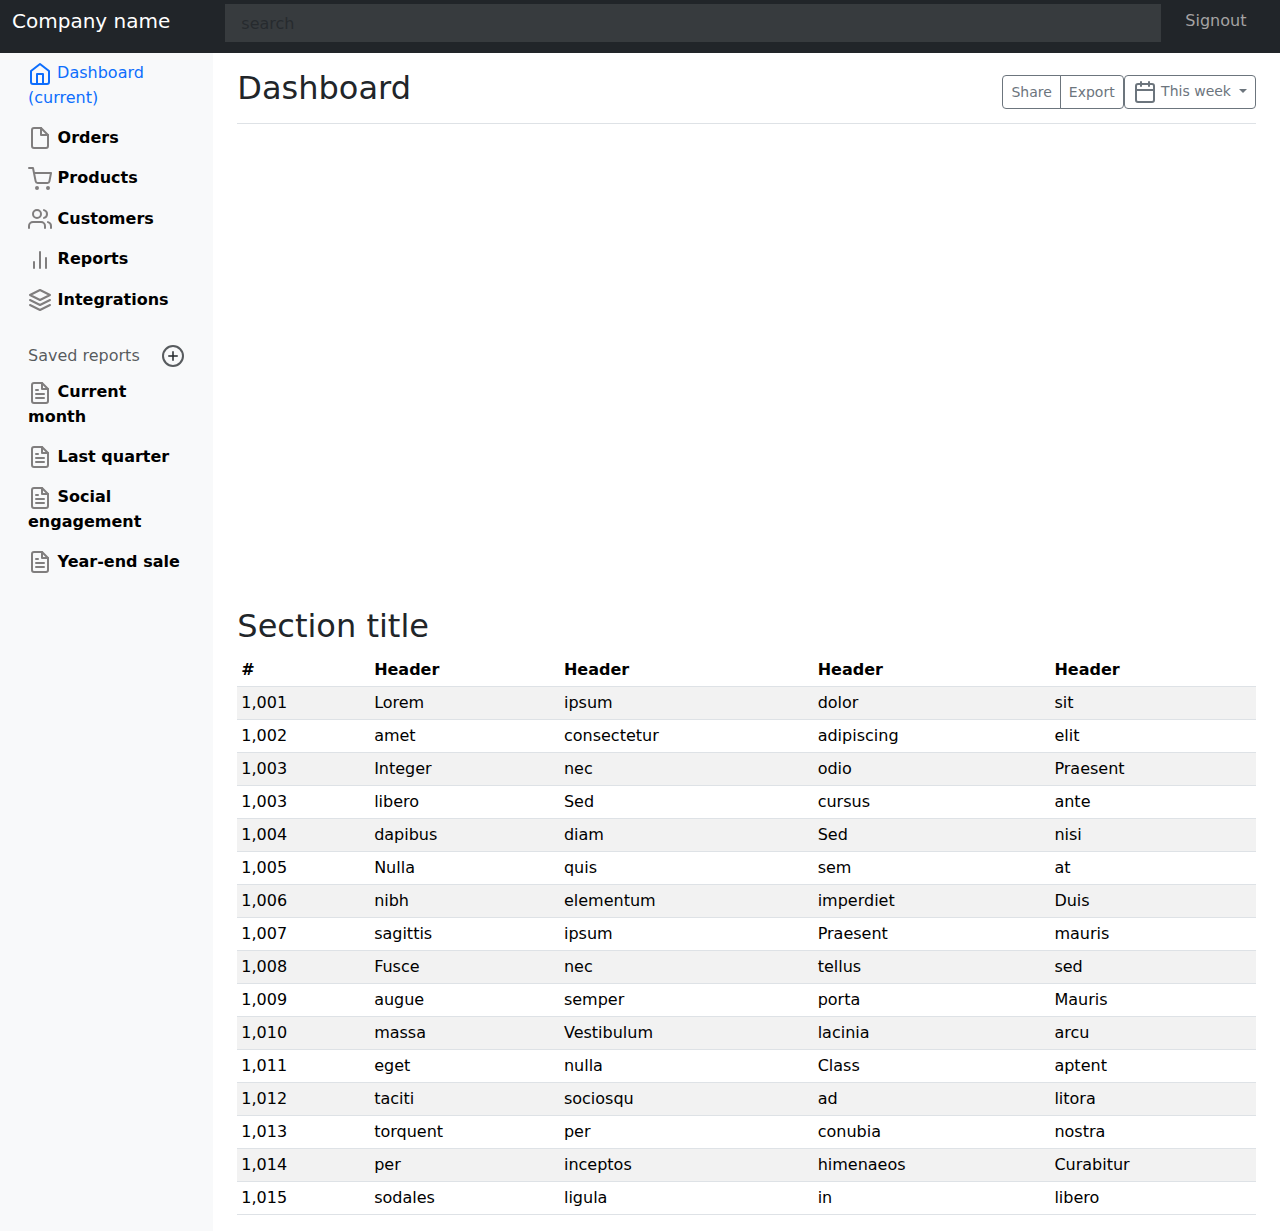
<file: index.html>
<!DOCTYPE html>
<html lang="en">
<head>
    <meta charset="UTF-8">
    <meta name="viewport" content="width=device-width, initial-scale=1.0">
    <title>Dashborard - Bootstrap</title>
    <link rel="icon" href="[data-uri]">
    <link rel="stylesheet" href="https://cdn.jsdelivr.net/npm/bootstrap@5.3.2/dist/css/bootstrap.min.css">
    <link rel="stylesheet" href="https://cdn.jsdelivr.net/npm/bootstrap-icons@1.11.3/font/bootstrap-icons.min.css">
    <link rel="stylesheet" href="style.css">
</head>
<body>
    <div class="container-fluid" id="dashboard-section">
        <div class="row bg-dark pt-1 pb-1">
            <div class="col-md-2 company-name">
                <h5><a href="#">Company name</a></h5>
            </div>
            <div class="col-md-9">
                <input type="text" type="search" placeholder="search" aria-label="search" class="form-control form-control-dark">
            </div>
            <div class="col-md-1">
                <p class="signout">Signout</p>
            </div>
        </div>
    </div>
    <div class="container-fluid">
        <div class="row">
          <nav class="col-md-2 d-none d-md-block bg-light sidebar">
            <div class="sidebar-sticky">
              <ul class="nav flex-column">
                <li class="nav-item">
                  <a class="nav-link active" href="#dashboard-section" target="_blank">
                    <svg xmlns="http://www.w3.org/2000/svg" width="24" height="24" viewBox="0 0 24 24" fill="none" stroke="currentColor" stroke-width="2" stroke-linecap="round" stroke-linejoin="round" class="feather feather-home"><path d="M3 9l9-7 9 7v11a2 2 0 0 1-2 2H5a2 2 0 0 1-2-2z"></path><polyline points="9 22 9 12 15 12 15 22"></polyline></svg>
                    Dashboard <span class="sr-only">(current)</span>
                  </a>
                </li>
                <li class="nav-item side-navs">
                  <a class="nav-link" href="#">
                    <svg xmlns="http://www.w3.org/2000/svg" width="24" height="24" viewBox="0 0 24 24" fill="none" stroke="currentColor" stroke-width="2" stroke-linecap="round" stroke-linejoin="round" class="feather feather-file"><path d="M13 2H6a2 2 0 0 0-2 2v16a2 2 0 0 0 2 2h12a2 2 0 0 0 2-2V9z"></path><polyline points="13 2 13 9 20 9"></polyline></svg>
                    Orders
                  </a>
                </li>
                <li class="nav-item side-navs">
                  <a class="nav-link" href="#product-section" target="_blank">
                    <svg xmlns="http://www.w3.org/2000/svg" width="24" height="24" viewBox="0 0 24 24" fill="none" stroke="currentColor" stroke-width="2" stroke-linecap="round" stroke-linejoin="round" class="feather feather-shopping-cart "><circle cx="9" cy="21" r="1"></circle><circle cx="20" cy="21" r="1"></circle><path d="M1 1h4l2.68 13.39a2 2 0 0 0 2 1.61h9.72a2 2 0 0 0 2-1.61L23 6H6"></path></svg>
                    Products
                  </a>
                </li>
                <li class="nav-item side-navs">
                  <a class="nav-link" href="#">
                    <svg xmlns="http://www.w3.org/2000/svg" width="24" height="24" viewBox="0 0 24 24" fill="none" stroke="currentColor" stroke-width="2" stroke-linecap="round" stroke-linejoin="round" class="feather feather-users"><path d="M17 21v-2a4 4 0 0 0-4-4H5a4 4 0 0 0-4 4v2"></path><circle cx="9" cy="7" r="4"></circle><path d="M23 21v-2a4 4 0 0 0-3-3.87"></path><path d="M16 3.13a4 4 0 0 1 0 7.75"></path></svg>
                    Customers
                  </a>
                </li>
                <li class="nav-item side-navs">
                  <a class="nav-link" href="#">
                    <svg xmlns="http://www.w3.org/2000/svg" width="24" height="24" viewBox="0 0 24 24" fill="none" stroke="currentColor" stroke-width="2" stroke-linecap="round" stroke-linejoin="round" class="feather feather-bar-chart-2"><line x1="18" y1="20" x2="18" y2="10"></line><line x1="12" y1="20" x2="12" y2="4"></line><line x1="6" y1="20" x2="6" y2="14"></line></svg>
                    Reports
                  </a>
                </li>
                <li class="nav-item side-navs">
                  <a class="nav-link" href="#">
                    <svg xmlns="http://www.w3.org/2000/svg" width="24" height="24" viewBox="0 0 24 24" fill="none" stroke="currentColor" stroke-width="2" stroke-linecap="round" stroke-linejoin="round" class="feather feather-layers"><polygon points="12 2 2 7 12 12 22 7 12 2"></polygon><polyline points="2 17 12 22 22 17"></polyline><polyline points="2 12 12 17 22 12"></polyline></svg>
                    Integrations
                  </a>
                </li>
              </ul>
      
              <h6 class="sidebar-heading d-flex justify-content-between align-items-center px-3 mt-4 mb-1 text-muted">
                <span>Saved reports</span>
                <a class="d-flex align-items-center text-muted" href="#">
                  <svg xmlns="http://www.w3.org/2000/svg" width="24" height="24" viewBox="0 0 24 24" fill="none" stroke="currentColor" stroke-width="2" stroke-linecap="round" stroke-linejoin="round" class="feather feather-plus-circle"><circle cx="12" cy="12" r="10"></circle><line x1="12" y1="8" x2="12" y2="16"></line><line x1="8" y1="12" x2="16" y2="12"></line></svg>
                </a>
              </h6>
              <ul class="nav flex-column mb-2">
                <li class="nav-item side-navs">
                  <a class="nav-link" href="#">
                    <svg xmlns="http://www.w3.org/2000/svg" width="24" height="24" viewBox="0 0 24 24" fill="none" stroke="currentColor" stroke-width="2" stroke-linecap="round" stroke-linejoin="round" class="feather feather-file-text"><path d="M14 2H6a2 2 0 0 0-2 2v16a2 2 0 0 0 2 2h12a2 2 0 0 0 2-2V8z"></path><polyline points="14 2 14 8 20 8"></polyline><line x1="16" y1="13" x2="8" y2="13"></line><line x1="16" y1="17" x2="8" y2="17"></line><polyline points="10 9 9 9 8 9"></polyline></svg>
                    Current month
                  </a>
                </li>
                <li class="nav-item side-navs">
                  <a class="nav-link" href="#">
                    <svg xmlns="http://www.w3.org/2000/svg" width="24" height="24" viewBox="0 0 24 24" fill="none" stroke="currentColor" stroke-width="2" stroke-linecap="round" stroke-linejoin="round" class="feather feather-file-text"><path d="M14 2H6a2 2 0 0 0-2 2v16a2 2 0 0 0 2 2h12a2 2 0 0 0 2-2V8z"></path><polyline points="14 2 14 8 20 8"></polyline><line x1="16" y1="13" x2="8" y2="13"></line><line x1="16" y1="17" x2="8" y2="17"></line><polyline points="10 9 9 9 8 9"></polyline></svg>
                    Last quarter
                  </a>
                </li>
                <li class="nav-item side-navs">
                  <a class="nav-link" href="#">
                    <svg xmlns="http://www.w3.org/2000/svg" width="24" height="24" viewBox="0 0 24 24" fill="none" stroke="currentColor" stroke-width="2" stroke-linecap="round" stroke-linejoin="round" class="feather feather-file-text"><path d="M14 2H6a2 2 0 0 0-2 2v16a2 2 0 0 0 2 2h12a2 2 0 0 0 2-2V8z"></path><polyline points="14 2 14 8 20 8"></polyline><line x1="16" y1="13" x2="8" y2="13"></line><line x1="16" y1="17" x2="8" y2="17"></line><polyline points="10 9 9 9 8 9"></polyline></svg>
                    Social engagement
                  </a>
                </li>
                <li class="nav-item side-navs">
                  <a class="nav-link" href="#">
                    <svg xmlns="http://www.w3.org/2000/svg" width="24" height="24" viewBox="0 0 24 24" fill="none" stroke="currentColor" stroke-width="2" stroke-linecap="round" stroke-linejoin="round" class="feather feather-file-text"><path d="M14 2H6a2 2 0 0 0-2 2v16a2 2 0 0 0 2 2h12a2 2 0 0 0 2-2V8z"></path><polyline points="14 2 14 8 20 8"></polyline><line x1="16" y1="13" x2="8" y2="13"></line><line x1="16" y1="17" x2="8" y2="17"></line><polyline points="10 9 9 9 8 9"></polyline></svg>
                    Year-end sale
                  </a>
                </li>
              </ul>
            </div>
          </nav>
      
          <main role="main" class="col-md-9 ml-sm-auto col-lg-10 px-4"><div class="chartjs-size-monitor" style="position: absolute; inset: 0px; overflow: hidden; pointer-events: none; visibility: hidden; z-index: -1;"><div class="chartjs-size-monitor-expand" style="position:absolute;left:0;top:0;right:0;bottom:0;overflow:hidden;pointer-events:none;visibility:hidden;z-index:-1;"><div style="position:absolute;width:1000000px;height:1000000px;left:0;top:0"></div></div><div class="chartjs-size-monitor-shrink" style="position:absolute;left:0;top:0;right:0;bottom:0;overflow:hidden;pointer-events:none;visibility:hidden;z-index:-1;"><div style="position:absolute;width:200%;height:200%;left:0; top:0"></div></div></div>
            <div class="d-flex justify-content-between flex-wrap flex-md-nowrap align-items-center pt-3 pb-2 mb-3 border-bottom">
              <h1 class="h2">Dashboard</h1>
              <div class="btn-toolbar mb-2 mb-md-0">
                <div class="btn-group mr-2">
                  <button type="button" class="btn btn-sm btn-outline-secondary">Share</button>
                  <button type="button" class="btn btn-sm btn-outline-secondary">Export</button>
                </div>
                <button type="button" class="btn btn-sm btn-outline-secondary dropdown-toggle">
                  <svg xmlns="http://www.w3.org/2000/svg" width="24" height="24" viewBox="0 0 24 24" fill="none" stroke="currentColor" stroke-width="2" stroke-linecap="round" stroke-linejoin="round" class="feather feather-calendar"><rect x="3" y="4" width="18" height="18" rx="2" ry="2"></rect><line x1="16" y1="2" x2="16" y2="6"></line><line x1="8" y1="2" x2="8" y2="6"></line><line x1="3" y1="10" x2="21" y2="10"></line></svg>
                  This week
                </button>
              </div>
            </div>
      
            <canvas class="my-4 w-100 chartjs-render-monitor" id="myChart" width="1032" height="435" style="display: block; width: 1032px; height: 435px;"></canvas>
      
            <h2>Section title</h2>
            <div class="table-responsive">
              <table class="table table-striped table-sm">
                <thead>
                  <tr>
                    <th>#</th>
                    <th>Header</th>
                    <th>Header</th>
                    <th>Header</th>
                    <th>Header</th>
                  </tr>
                </thead>
                <tbody>
                  <tr>
                    <td>1,001</td>
                    <td>Lorem</td>
                    <td>ipsum</td>
                    <td>dolor</td>
                    <td>sit</td>
                  </tr>
                  <tr>
                    <td>1,002</td>
                    <td>amet</td>
                    <td>consectetur</td>
                    <td>adipiscing</td>
                    <td>elit</td>
                  </tr>
                  <tr>
                    <td>1,003</td>
                    <td>Integer</td>
                    <td>nec</td>
                    <td>odio</td>
                    <td>Praesent</td>
                  </tr>
                  <tr>
                    <td>1,003</td>
                    <td>libero</td>
                    <td>Sed</td>
                    <td>cursus</td>
                    <td>ante</td>
                  </tr>
                  <tr>
                    <td>1,004</td>
                    <td>dapibus</td>
                    <td>diam</td>
                    <td>Sed</td>
                    <td>nisi</td>
                  </tr>
                  <tr>
                    <td>1,005</td>
                    <td>Nulla</td>
                    <td>quis</td>
                    <td>sem</td>
                    <td>at</td>
                  </tr>
                  <tr>
                    <td>1,006</td>
                    <td>nibh</td>
                    <td>elementum</td>
                    <td>imperdiet</td>
                    <td>Duis</td>
                  </tr>
                  <tr>
                    <td>1,007</td>
                    <td>sagittis</td>
                    <td>ipsum</td>
                    <td>Praesent</td>
                    <td>mauris</td>
                  </tr>
                  <tr>
                    <td>1,008</td>
                    <td>Fusce</td>
                    <td>nec</td>
                    <td>tellus</td>
                    <td>sed</td>
                  </tr>
                  <tr>
                    <td>1,009</td>
                    <td>augue</td>
                    <td>semper</td>
                    <td>porta</td>
                    <td>Mauris</td>
                  </tr>
                  <tr>
                    <td>1,010</td>
                    <td>massa</td>
                    <td>Vestibulum</td>
                    <td>lacinia</td>
                    <td>arcu</td>
                  </tr>
                  <tr>
                    <td>1,011</td>
                    <td>eget</td>
                    <td>nulla</td>
                    <td>Class</td>
                    <td>aptent</td>
                  </tr>
                  <tr>
                    <td>1,012</td>
                    <td>taciti</td>
                    <td>sociosqu</td>
                    <td>ad</td>
                    <td>litora</td>
                  </tr>
                  <tr>
                    <td>1,013</td>
                    <td>torquent</td>
                    <td>per</td>
                    <td>conubia</td>
                    <td>nostra</td>
                  </tr>
                  <tr>
                    <td>1,014</td>
                    <td>per</td>
                    <td>inceptos</td>
                    <td>himenaeos</td>
                    <td>Curabitur</td>
                  </tr>
                  <tr>
                    <td>1,015</td>
                    <td>sodales</td>
                    <td>ligula</td>
                    <td>in</td>
                    <td>libero</td>
                  </tr>
                </tbody>
              </table>
            </div>
          </main>
        </div>
      </div>

    
    <script src="https://cdn.jsdelivr.net/npm/bootstrap@5.3.2/dist/js/bootstrap.bundle.min.js"></script>
</body>
</html>
</file>
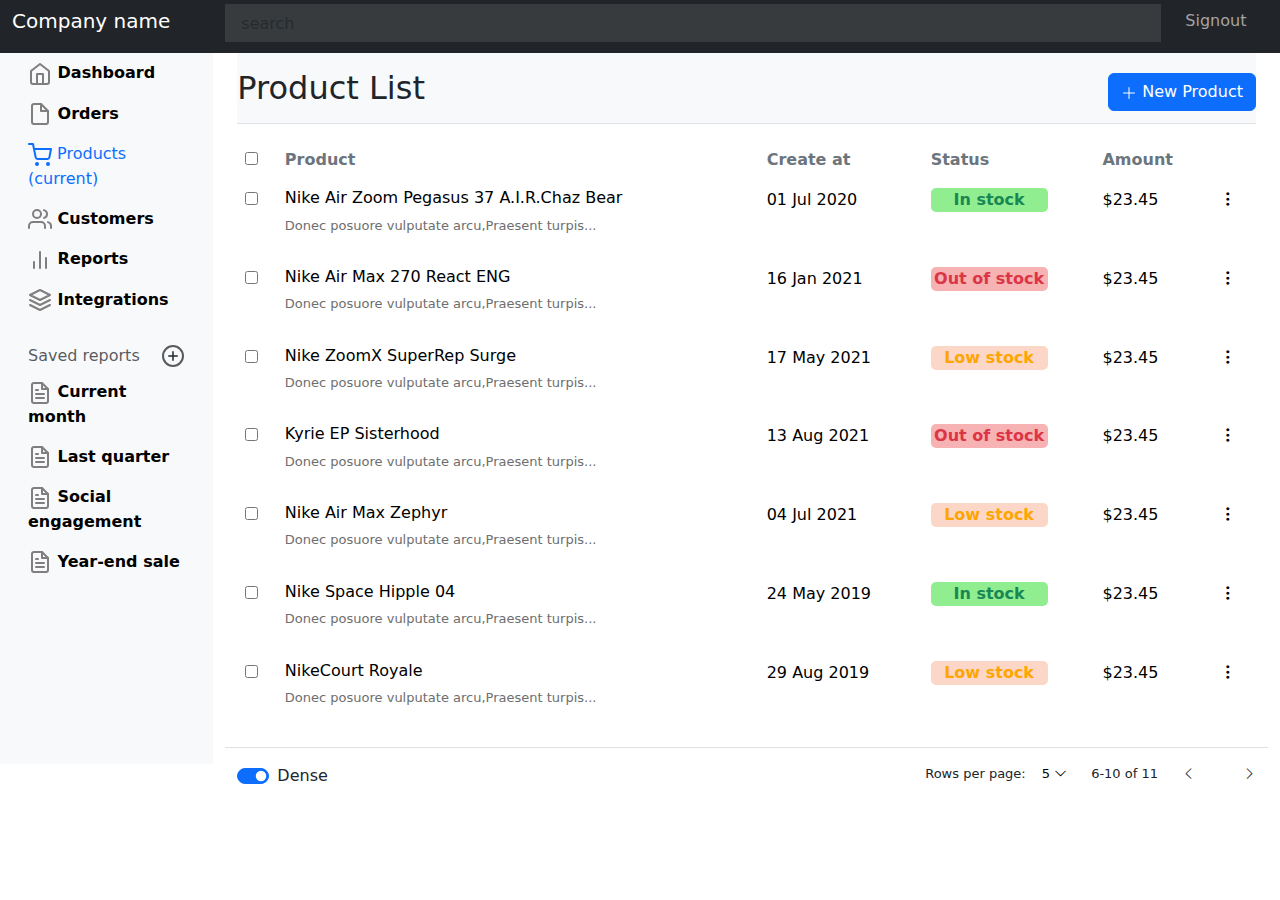
<file: product.html>
<!DOCTYPE html>
<html lang="en">
<head>
    <meta charset="UTF-8">
    <meta name="viewport" content="width=device-width, initial-scale=1.0">
    <title>Products - Bootstrap</title>
    <link rel="icon" href="[data-uri]">
    <link rel="stylesheet" href="https://cdn.jsdelivr.net/npm/bootstrap@5.3.2/dist/css/bootstrap.min.css">
    <link rel="stylesheet" href="https://cdn.jsdelivr.net/npm/bootstrap-icons@1.11.3/font/bootstrap-icons.min.css">
    <link rel="stylesheet" href="style.css">
</head>
<body>
    <div class="container-fluid" id="product-section">
        <div class="row bg-dark pt-1 pb-1">
            <div class="col-md-2 company-name">
                <h5><a href="#">Company name</a></h5>
            </div>
            <div class="col-md-9">
                <input type="text" type="search" placeholder="search" aria-label="search" class="form-control form-control-dark">
            </div>
            <div class="col-md-1">
                <p class="signout">Signout</p>
            </div>
        </div>
    </div>


    <div class="container-fluid">
        <div class="row">
          <nav class="col-md-2 d-none d-md-block bg-light sidebar">
            <div class="sidebar-sticky">
              <ul class="nav flex-column">
                <li class="nav-item side-navs-2">
                  <a class="nav-link" href="#dashboard-section" target="_blank">
                    <svg xmlns="http://www.w3.org/2000/svg" width="24" height="24" viewBox="0 0 24 24" fill="none" stroke="currentColor" stroke-width="2" stroke-linecap="round" stroke-linejoin="round" class="feather feather-home"><path d="M3 9l9-7 9 7v11a2 2 0 0 1-2 2H5a2 2 0 0 1-2-2z"></path><polyline points="9 22 9 12 15 12 15 22"></polyline></svg>
                    Dashboard 
                  </a>
                </li>
                <li class="nav-item side-navs">
                  <a class="nav-link" href="#">
                    <svg xmlns="http://www.w3.org/2000/svg" width="24" height="24" viewBox="0 0 24 24" fill="none" stroke="currentColor" stroke-width="2" stroke-linecap="round" stroke-linejoin="round" class="feather feather-file"><path d="M13 2H6a2 2 0 0 0-2 2v16a2 2 0 0 0 2 2h12a2 2 0 0 0 2-2V9z"></path><polyline points="13 2 13 9 20 9"></polyline></svg>
                    Orders
                  </a>
                </li>
                <li class="nav-item">
                  <a class="nav-link active" href="#product-section" target="_blank">
                    <svg xmlns="http://www.w3.org/2000/svg" width="24" height="24" viewBox="0 0 24 24" fill="none" stroke="currentColor" stroke-width="2" stroke-linecap="round" stroke-linejoin="round" class="feather feather-shopping-cart "><circle cx="9" cy="21" r="1"></circle><circle cx="20" cy="21" r="1"></circle><path d="M1 1h4l2.68 13.39a2 2 0 0 0 2 1.61h9.72a2 2 0 0 0 2-1.61L23 6H6"></path></svg>
                    Products <span class="sr-only">(current)</span>
                  </a>
                </li>
                <li class="nav-item side-navs">
                  <a class="nav-link" href="#">
                    <svg xmlns="http://www.w3.org/2000/svg" width="24" height="24" viewBox="0 0 24 24" fill="none" stroke="currentColor" stroke-width="2" stroke-linecap="round" stroke-linejoin="round" class="feather feather-users"><path d="M17 21v-2a4 4 0 0 0-4-4H5a4 4 0 0 0-4 4v2"></path><circle cx="9" cy="7" r="4"></circle><path d="M23 21v-2a4 4 0 0 0-3-3.87"></path><path d="M16 3.13a4 4 0 0 1 0 7.75"></path></svg>
                    Customers
                  </a>
                </li>
                <li class="nav-item side-navs">
                  <a class="nav-link" href="#">
                    <svg xmlns="http://www.w3.org/2000/svg" width="24" height="24" viewBox="0 0 24 24" fill="none" stroke="currentColor" stroke-width="2" stroke-linecap="round" stroke-linejoin="round" class="feather feather-bar-chart-2"><line x1="18" y1="20" x2="18" y2="10"></line><line x1="12" y1="20" x2="12" y2="4"></line><line x1="6" y1="20" x2="6" y2="14"></line></svg>
                    Reports
                  </a>
                </li>
                <li class="nav-item side-navs">
                  <a class="nav-link" href="#">
                    <svg xmlns="http://www.w3.org/2000/svg" width="24" height="24" viewBox="0 0 24 24" fill="none" stroke="currentColor" stroke-width="2" stroke-linecap="round" stroke-linejoin="round" class="feather feather-layers"><polygon points="12 2 2 7 12 12 22 7 12 2"></polygon><polyline points="2 17 12 22 22 17"></polyline><polyline points="2 12 12 17 22 12"></polyline></svg>
                    Integrations
                  </a>
                </li>
              </ul>
      
              <h6 class="sidebar-heading d-flex justify-content-between align-items-center px-3 mt-4 mb-1 text-muted">
                <span>Saved reports</span>
                <a class="d-flex align-items-center text-muted" href="#">
                  <svg xmlns="http://www.w3.org/2000/svg" width="24" height="24" viewBox="0 0 24 24" fill="none" stroke="currentColor" stroke-width="2" stroke-linecap="round" stroke-linejoin="round" class="feather feather-plus-circle"><circle cx="12" cy="12" r="10"></circle><line x1="12" y1="8" x2="12" y2="16"></line><line x1="8" y1="12" x2="16" y2="12"></line></svg>
                </a>
              </h6>
              <ul class="nav flex-column mb-2">
                <li class="nav-item side-navs">
                  <a class="nav-link" href="#">
                    <svg xmlns="http://www.w3.org/2000/svg" width="24" height="24" viewBox="0 0 24 24" fill="none" stroke="currentColor" stroke-width="2" stroke-linecap="round" stroke-linejoin="round" class="feather feather-file-text"><path d="M14 2H6a2 2 0 0 0-2 2v16a2 2 0 0 0 2 2h12a2 2 0 0 0 2-2V8z"></path><polyline points="14 2 14 8 20 8"></polyline><line x1="16" y1="13" x2="8" y2="13"></line><line x1="16" y1="17" x2="8" y2="17"></line><polyline points="10 9 9 9 8 9"></polyline></svg>
                    Current month
                  </a>
                </li>
                <li class="nav-item side-navs">
                  <a class="nav-link" href="#">
                    <svg xmlns="http://www.w3.org/2000/svg" width="24" height="24" viewBox="0 0 24 24" fill="none" stroke="currentColor" stroke-width="2" stroke-linecap="round" stroke-linejoin="round" class="feather feather-file-text"><path d="M14 2H6a2 2 0 0 0-2 2v16a2 2 0 0 0 2 2h12a2 2 0 0 0 2-2V8z"></path><polyline points="14 2 14 8 20 8"></polyline><line x1="16" y1="13" x2="8" y2="13"></line><line x1="16" y1="17" x2="8" y2="17"></line><polyline points="10 9 9 9 8 9"></polyline></svg>
                    Last quarter
                  </a>
                </li>
                <li class="nav-item side-navs">
                  <a class="nav-link" href="#">
                    <svg xmlns="http://www.w3.org/2000/svg" width="24" height="24" viewBox="0 0 24 24" fill="none" stroke="currentColor" stroke-width="2" stroke-linecap="round" stroke-linejoin="round" class="feather feather-file-text"><path d="M14 2H6a2 2 0 0 0-2 2v16a2 2 0 0 0 2 2h12a2 2 0 0 0 2-2V8z"></path><polyline points="14 2 14 8 20 8"></polyline><line x1="16" y1="13" x2="8" y2="13"></line><line x1="16" y1="17" x2="8" y2="17"></line><polyline points="10 9 9 9 8 9"></polyline></svg>
                    Social engagement
                  </a>
                </li>
                <li class="nav-item side-navs">
                  <a class="nav-link" href="#">
                    <svg xmlns="http://www.w3.org/2000/svg" width="24" height="24" viewBox="0 0 24 24" fill="none" stroke="currentColor" stroke-width="2" stroke-linecap="round" stroke-linejoin="round" class="feather feather-file-text"><path d="M14 2H6a2 2 0 0 0-2 2v16a2 2 0 0 0 2 2h12a2 2 0 0 0 2-2V8z"></path><polyline points="14 2 14 8 20 8"></polyline><line x1="16" y1="13" x2="8" y2="13"></line><line x1="16" y1="17" x2="8" y2="17"></line><polyline points="10 9 9 9 8 9"></polyline></svg>
                    Year-end sale
                  </a>
                </li>
              </ul>
            </div>
          </nav>
      
          <main role="main" class="col-md-9 ml-sm-auto col-lg-10 px-4"><div class="chartjs-size-monitor" style="position: absolute; inset: 0px; overflow: hidden; pointer-events: none; visibility: hidden; z-index: -1;"><div class="chartjs-size-monitor-expand" style="position:absolute;left:0;top:0;right:0;bottom:0;overflow:hidden;pointer-events:none;visibility:hidden;z-index:-1;"><div style="position:absolute;width:1000000px;height:1000000px;left:0;top:0"></div></div><div class="chartjs-size-monitor-shrink" style="position:absolute;left:0;top:0;right:0;bottom:0;overflow:hidden;pointer-events:none;visibility:hidden;z-index:-1;"><div style="position:absolute;width:200%;height:200%;left:0; top:0"></div></div></div>
            <div class="bg-light d-flex justify-content-between flex-wrap flex-md-nowrap align-items-center pt-3 pb-2 mb-3 border-bottom">
              <h1 class="h2">Product List</h1>
              <div class="btn-toolbar mb-2 mb-md-0">
                <button type="button" class="btn btn-primary">
                    <svg xmlns="http://www.w3.org/2000/svg" width="16" height="16" fill="currentColor" class="bi bi-plus-lg" viewBox="0 0 16 16">
                        <path fill-rule="evenodd" d="M8 2a.5.5 0 0 1 .5.5v5h5a.5.5 0 0 1 0 1h-5v5a.5.5 0 0 1-1 0v-5h-5a.5.5 0 0 1 0-1h5v-5A.5.5 0 0 1 8 2"/>
                    </svg>
                    New Product
                </button>
              </div>
            </div>

            <div class="table-responsive">
              <table class="table table-borderless">
                <thead>
                  <tr>
                    <th><input type="checkbox" name="" id=""></th>
                    <th class="text-secondary">Product</th>
                    <th class="text-secondary">Create at</th>
                    <th class="text-secondary">Status</th>
                    <th class="text-secondary">Amount</th>
                    <th></th>
                  </tr>
                </thead>

                <tbody>
                  <tr>
                    <th><input type="checkbox" name="" id=""></th>
                    <td class="para-desc">
                      <h6>Nike Air Zoom Pegasus 37 A.I.R.Chaz Bear</h6>
                      <p>Donec posuore vulputate arcu,Praesent turpis...</p>
                    </td>
                    <td>01 Jul 2020</td>
                    <td class="status">
                      <p class="text-success">In stock</p>
                    </td>
                    <td>$23.45</td>
                    <td class="dot-icon"><a href="#"><i class="bi bi-three-dots-vertical"></i></a></td>
                  </tr>

                  <tr>
                    <th><input type="checkbox" name="" id=""></th>
                    <td class="para-desc">
                      <h6>Nike Air Max 270 React ENG</h6>
                      <p>Donec posuore vulputate arcu,Praesent turpis...</p>
                    </td>
                    <td>16 Jan 2021</td>
                    <td class="status-2">
                      <p class="text-danger">Out of stock</p>
                    </td>
                    <td>$23.45</td>
                    <td class="dot-icon"><a href="#"><i class="bi bi-three-dots-vertical"></i></a></td>
                  </tr>

                  <tr>
                    <th><input type="checkbox" name="" id=""></th>
                    <td class="para-desc">
                      <h6>Nike ZoomX SuperRep Surge</h6>
                      <p>Donec posuore vulputate arcu,Praesent turpis...</p>
                    </td>
                    <td>17 May 2021</td>
                    <td class="status-3">
                      <p>Low stock</p>
                    </td>
                    <td>$23.45</td>
                    <td class="dot-icon"><a href="#"><i class="bi bi-three-dots-vertical"></i></a></td>
                  </tr>

                  <tr>
                    <th><input type="checkbox" name="" id=""></th>
                    <td class="para-desc">
                      <h6>Kyrie EP Sisterhood</h6>
                      <p>Donec posuore vulputate arcu,Praesent turpis...</p>
                    </td>
                    <td>13 Aug 2021</td>
                    <td class="status-2">
                      <p class="text-danger">Out of stock</p>
                    </td>
                    <td>$23.45</td>
                    <td class="dot-icon"><a href="#"><i class="bi bi-three-dots-vertical"></i></a></td>
                  </tr>

                  <tr>
                    <th><input type="checkbox" name="" id=""></th>
                    <td class="para-desc">
                      <h6>Nike Air Max Zephyr</h6>
                      <p>Donec posuore vulputate arcu,Praesent turpis...</p>
                    </td>
                    <td>04 Jul 2021</td>
                    <td class="status-3">
                      <p>Low stock</p>
                    </td>
                    <td>$23.45</td>
                    <td class="dot-icon"><a href="#"><i class="bi bi-three-dots-vertical"></i></a></td>
                  </tr>

                  <tr>
                    <th><input type="checkbox" name="" id=""></th>
                    <td class="para-desc">
                      <h6>Nike Space Hipple 04</h6>
                      <p>Donec posuore vulputate arcu,Praesent turpis...</p>
                    </td>
                    <td>24 May 2019</td>
                    <td class="status">
                      <p class="text-success">In stock</p>
                    </td>
                    <td>$23.45</td>
                    <td class="dot-icon"><a href="#"><i class="bi bi-three-dots-vertical"></i></a></td>
                  </tr>

                  <tr>
                    <th><input type="checkbox" name="" id=""></th>
                    <td class="para-desc">
                      <h6>NikeCourt Royale</h6>
                      <p>Donec posuore vulputate arcu,Praesent turpis...</p>
                    </td>
                    <td>29 Aug 2019</td>
                    <td class="status-3">
                      <p>Low stock</p>
                    </td>
                    <td>$23.45</td>
                    <td class="dot-icon"><a href="#"><i class="bi bi-three-dots-vertical"></i></a></td>
                  </tr>
                </tbody>
              </table>
            </div>

            <div class="row border-top ">
              <div class="col-sm-12 mt-3">
                <div class="position-relative">
                  <div class="position-absolute top-0 start-0">
                    <div class="form-check form-switch">
                      <input class="form-check-input" type="checkbox" role="switch" id="flexSwitchCheckChecked" checked>
                      <label class="form-check-label" for="flexSwitchCheckChecked">Dense</label>
                    </div>
                  </div>
                  <div class="position-absolute top-0 start-50 translate-middle-x"></div>
                  <div class="position-absolute top-0 end-0 d-flex footer-font">
                    <div>
                      <p>Rows per page:</p>
                    </div>
                    <div class="ms-3">
                      <a href="#">5 <i class="bi bi-chevron-down"></i></a>
                    </div>
                    <div class="ms-4">
                      <p>6-10 of 11</p>
                    </div>
                    <div class="ms-4">
                      <i class="bi bi-chevron-left"></i>
                    </div>
                    <div class="ms-5">
                      <i class="bi bi-chevron-right"></i>
                    </div>
                  </div>
                </div>
              </div>
            </div>

          </main>
        </div>
      </div>

    
    <script src="https://cdn.jsdelivr.net/npm/bootstrap@5.3.2/dist/js/bootstrap.bundle.min.js"></script>
</body>
</html
</file>
<file: style.css>
.signout{
    color: rgb(165, 163, 163);
    padding-top: 5px;
}
.signout:hover{
    color: #cac9c9;
    cursor: pointer;
}
.company-name h5 a{
    text-decoration: none;
    color: #fff;
}
.company-name{
    padding-top: 5px;
}
.form-control-dark {
    color: #fff;
    background-color: rgba(255, 255, 255, .1);
    border-color: rgba(255, 255, 255, .1);
}
.form-control{
    display: block;
    width: 100%;
    height: calc(1.5em + .75rem + 2px);
    font-size: 1rem;
    font-weight: 400;
    line-height: 1.5;
    transition: border-color .15s ease-in-out,box-shadow .15s ease-in-out;
    padding: .75rem 1rem;
    border-width: 0;
    border-radius: 0;
}
.side-navs a{
    color: black;
    font-weight: 600;
}
.side-navs svg{
    color: rgb(128, 126, 126);
}
.side-navs a:hover{
    color: black;
}
.side-navs svg:hover{
    color: black;
}
.side-navs-2 a{
    color: black;
    font-weight: 600;
}
.side-navs-2 a:hover{
    color: black;
}
.side-navs-2 svg{
    color: rgb(128, 126, 126);
}
.side-navs-2 svg:hover{
    color: black;
}
.para-desc p{
    font-size: 13px;
    color: rgb(110, 110, 110);
}
.status p{
    background-color: lightgreen;
    font-weight: 600;
    width: 75%;
    text-align: center;
    border-radius: 5px;
}
.status-2 p{
    background-color: rgb(247, 179, 179);
    font-weight: 600;
    width: 75%;
    text-align: center;
    border-radius: 5px;
}
.status-3 p{
    background-color: rgb(252, 215, 200);
    font-weight: 600;
    width: 75%;
    text-align: center;
    border-radius: 5px;
    color: orange;
}
.dot-icon a i{
    color: black;
}
.footer-font{
    font-size: 13px;
    font-weight: 500;
}
.footer-font a{
    text-decoration: none;
    color: black;
}
</file>
